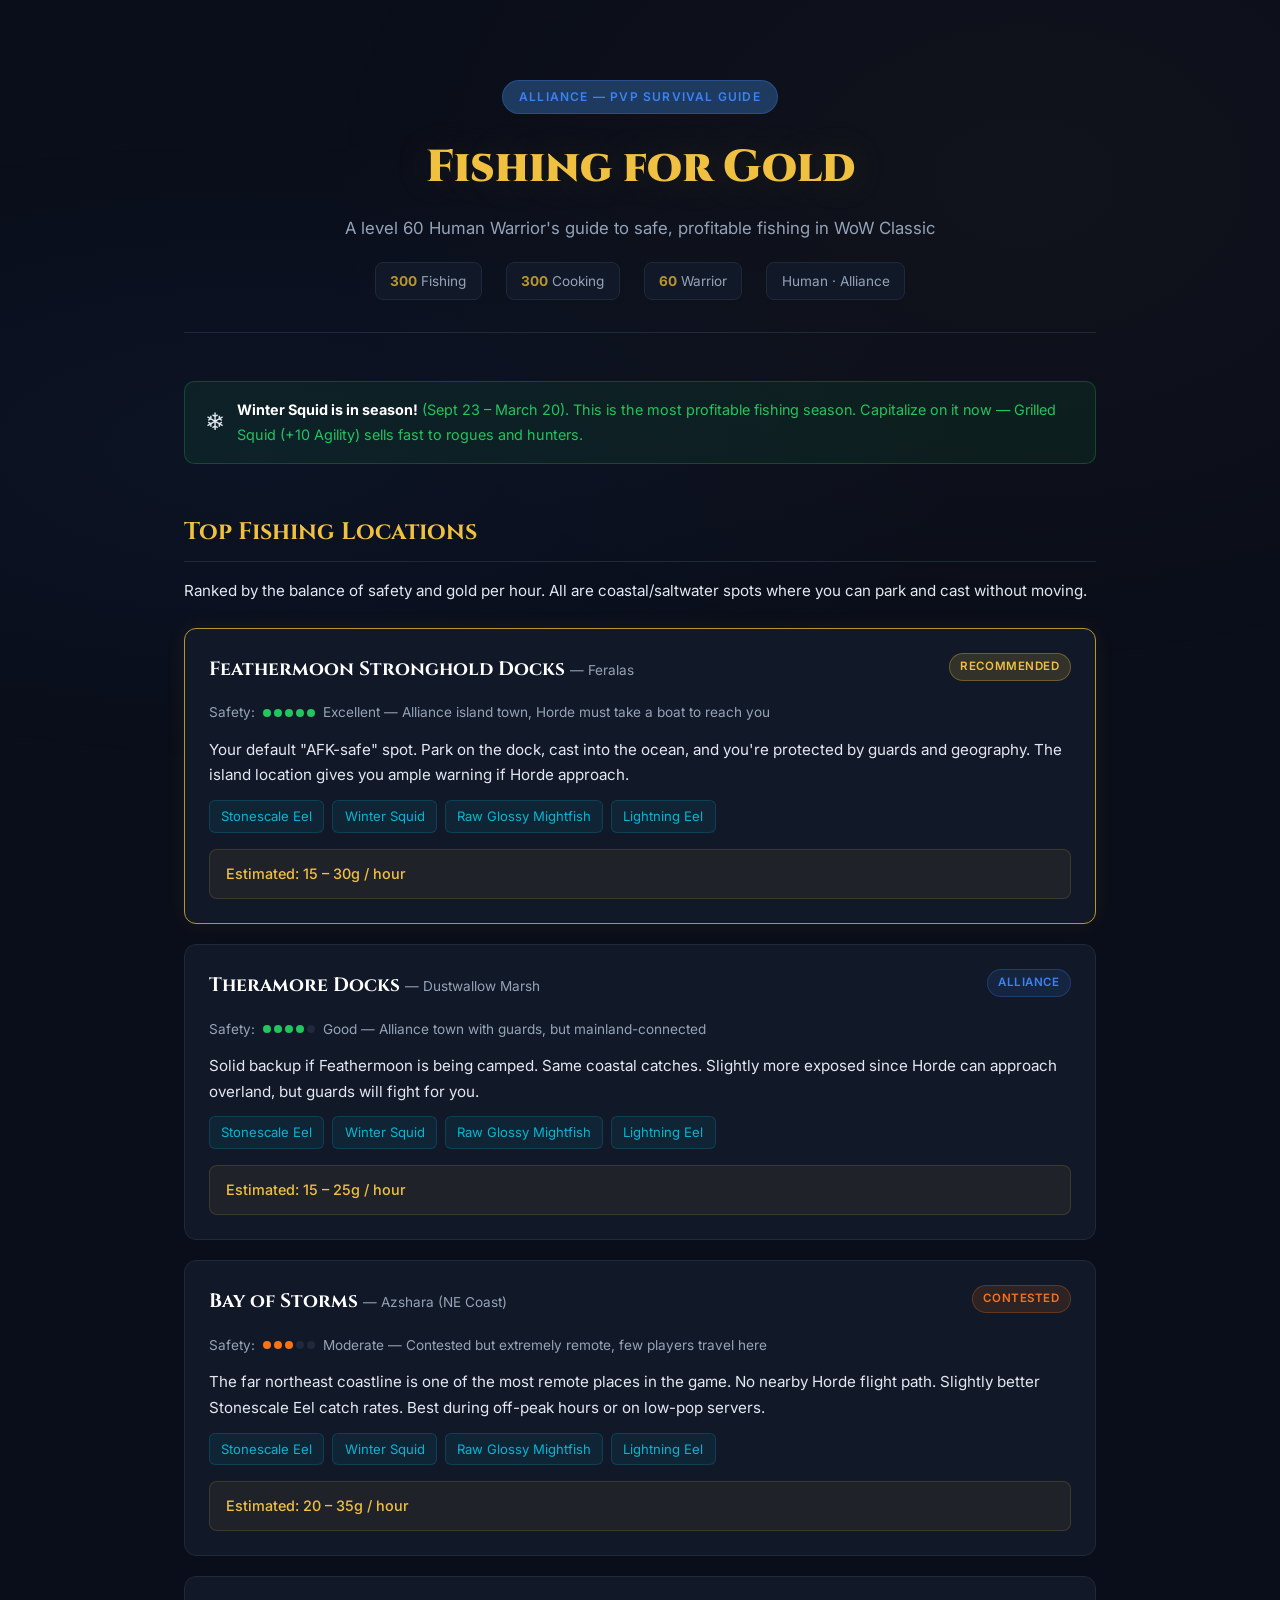
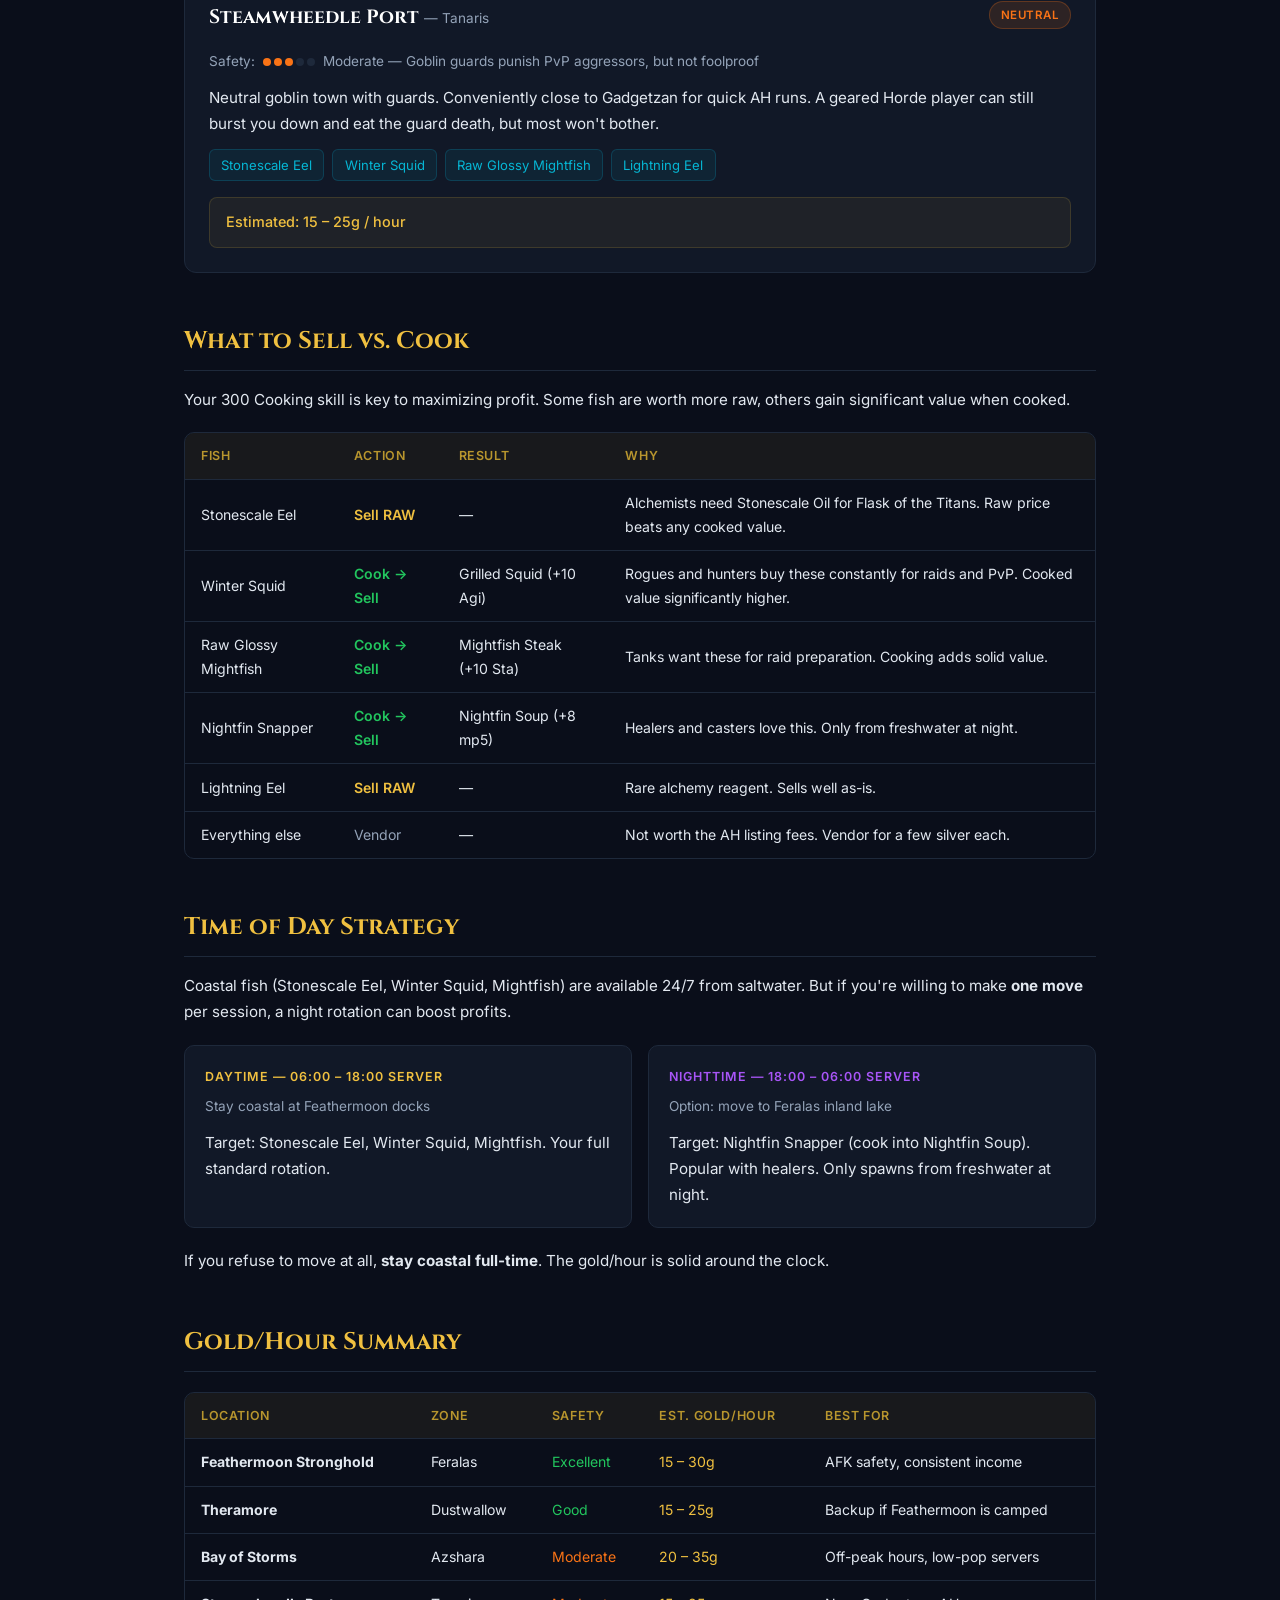
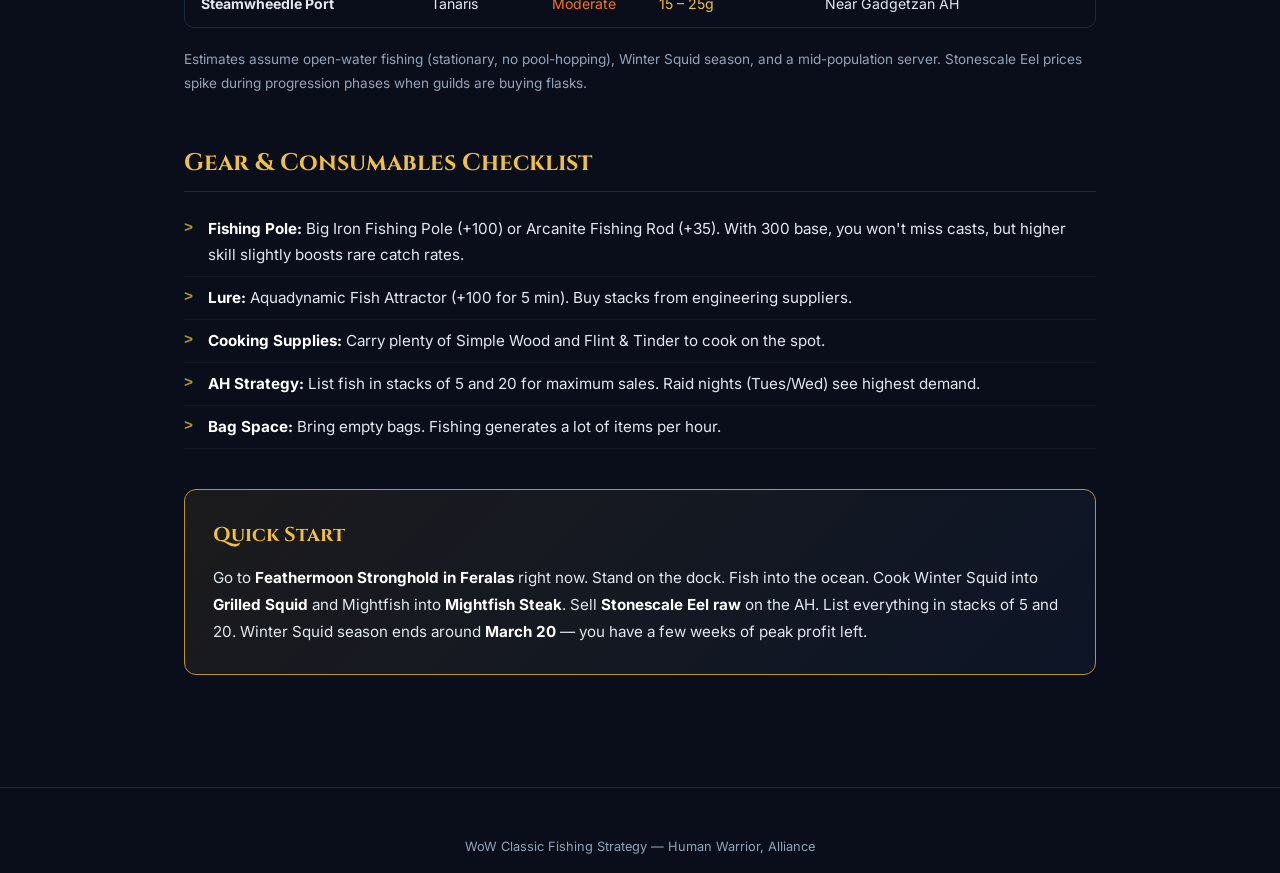
<file: index.html>
<!DOCTYPE html>
<html lang="en">
<head>
  <meta charset="UTF-8">
  <meta name="viewport" content="width=device-width, initial-scale=1.0">
  <title>WoW Classic Fishing Strategy — Level 60 Alliance Warrior</title>
  <style>
    @import url('https://fonts.googleapis.com/css2?family=Cinzel:wght@400;700;900&family=Inter:wght@400;500;600&display=swap');

    * { margin: 0; padding: 0; box-sizing: border-box; }

    :root {
      --gold: #f0c040;
      --gold-dim: #b8962e;
      --gold-glow: #ffd54f;
      --bg-dark: #0a0e1a;
      --bg-card: #111827;
      --bg-card-hover: #1a2332;
      --border: #1e293b;
      --text: #e2e8f0;
      --text-dim: #94a3b8;
      --alliance-blue: #3b82f6;
      --alliance-dark: #1e3a5f;
      --green: #22c55e;
      --red: #ef4444;
      --orange: #f97316;
      --purple: #a855f7;
      --cyan: #06b6d4;
    }

    body {
      background: var(--bg-dark);
      color: var(--text);
      font-family: 'Inter', sans-serif;
      line-height: 1.7;
      min-height: 100vh;
    }

    /* Subtle background texture */
    body::before {
      content: '';
      position: fixed;
      inset: 0;
      background:
        radial-gradient(ellipse at 20% 50%, rgba(59,130,246,0.05) 0%, transparent 50%),
        radial-gradient(ellipse at 80% 20%, rgba(240,192,64,0.03) 0%, transparent 50%);
      pointer-events: none;
      z-index: 0;
    }

    .container {
      max-width: 960px;
      margin: 0 auto;
      padding: 2rem 1.5rem 4rem;
      position: relative;
      z-index: 1;
    }

    /* ── Header ── */
    header {
      text-align: center;
      padding: 3rem 0 2rem;
      border-bottom: 1px solid var(--border);
      margin-bottom: 3rem;
    }

    header .faction-badge {
      display: inline-block;
      background: var(--alliance-dark);
      color: var(--alliance-blue);
      font-size: 0.75rem;
      font-weight: 600;
      letter-spacing: 0.1em;
      text-transform: uppercase;
      padding: 0.35rem 1rem;
      border-radius: 999px;
      border: 1px solid rgba(59,130,246,0.3);
      margin-bottom: 1rem;
    }

    h1 {
      font-family: 'Cinzel', serif;
      font-size: clamp(1.8rem, 5vw, 2.8rem);
      font-weight: 900;
      color: var(--gold);
      text-shadow: 0 0 40px rgba(240,192,64,0.15);
      margin-bottom: 0.5rem;
    }

    header p {
      color: var(--text-dim);
      font-size: 1.05rem;
    }

    header .specs {
      display: flex;
      justify-content: center;
      gap: 1.5rem;
      margin-top: 1.25rem;
      flex-wrap: wrap;
    }

    header .spec {
      background: var(--bg-card);
      border: 1px solid var(--border);
      border-radius: 8px;
      padding: 0.4rem 0.9rem;
      font-size: 0.85rem;
      color: var(--text-dim);
    }

    header .spec strong {
      color: var(--gold-dim);
    }

    /* ── Section headings ── */
    h2 {
      font-family: 'Cinzel', serif;
      font-size: 1.5rem;
      font-weight: 700;
      color: var(--gold);
      margin: 3rem 0 1rem;
      padding-bottom: 0.5rem;
      border-bottom: 1px solid var(--border);
    }

    h3 {
      font-size: 1.15rem;
      font-weight: 600;
      color: #fff;
      margin: 1.5rem 0 0.75rem;
    }

    p, li {
      color: var(--text);
      font-size: 0.95rem;
    }

    /* ── Location Cards ── */
    .location-grid {
      display: grid;
      gap: 1.25rem;
      margin: 1.5rem 0;
    }

    .location-card {
      background: var(--bg-card);
      border: 1px solid var(--border);
      border-radius: 12px;
      padding: 1.5rem;
      transition: border-color 0.2s, background 0.2s;
    }

    .location-card:hover {
      border-color: var(--gold-dim);
      background: var(--bg-card-hover);
    }

    .location-card.recommended {
      border-color: var(--gold-dim);
      box-shadow: 0 0 20px rgba(240,192,64,0.07);
    }

    .location-card .card-header {
      display: flex;
      justify-content: space-between;
      align-items: flex-start;
      gap: 1rem;
      margin-bottom: 1rem;
      flex-wrap: wrap;
    }

    .location-card .card-title {
      font-family: 'Cinzel', serif;
      font-size: 1.2rem;
      font-weight: 700;
      color: #fff;
    }

    .location-card .card-title .zone {
      color: var(--text-dim);
      font-family: 'Inter', sans-serif;
      font-size: 0.85rem;
      font-weight: 400;
    }

    .badge {
      display: inline-block;
      padding: 0.2rem 0.65rem;
      border-radius: 999px;
      font-size: 0.72rem;
      font-weight: 600;
      text-transform: uppercase;
      letter-spacing: 0.05em;
      white-space: nowrap;
    }

    .badge-gold {
      background: rgba(240,192,64,0.15);
      color: var(--gold);
      border: 1px solid rgba(240,192,64,0.3);
    }

    .badge-green {
      background: rgba(34,197,94,0.12);
      color: var(--green);
      border: 1px solid rgba(34,197,94,0.25);
    }

    .badge-orange {
      background: rgba(249,115,22,0.12);
      color: var(--orange);
      border: 1px solid rgba(249,115,22,0.25);
    }

    .badge-blue {
      background: rgba(59,130,246,0.12);
      color: var(--alliance-blue);
      border: 1px solid rgba(59,130,246,0.25);
    }

    .safety-meter {
      display: flex;
      align-items: center;
      gap: 0.5rem;
      margin-bottom: 0.75rem;
      font-size: 0.85rem;
      color: var(--text-dim);
    }

    .safety-dots {
      display: flex;
      gap: 3px;
    }

    .safety-dot {
      width: 8px;
      height: 8px;
      border-radius: 50%;
      background: var(--border);
    }

    .safety-dot.filled-green { background: var(--green); }
    .safety-dot.filled-orange { background: var(--orange); }

    .fish-list {
      list-style: none;
      display: flex;
      flex-wrap: wrap;
      gap: 0.5rem;
      margin: 0.75rem 0;
    }

    .fish-tag {
      background: rgba(6,182,212,0.08);
      border: 1px solid rgba(6,182,212,0.2);
      color: var(--cyan);
      padding: 0.25rem 0.7rem;
      border-radius: 6px;
      font-size: 0.82rem;
    }

    .gold-estimate {
      margin-top: 1rem;
      padding: 0.75rem 1rem;
      background: rgba(240,192,64,0.06);
      border: 1px solid rgba(240,192,64,0.15);
      border-radius: 8px;
      font-size: 0.9rem;
      color: var(--gold);
      font-weight: 500;
    }

    /* ── Tables ── */
    .table-wrap {
      overflow-x: auto;
      margin: 1.25rem 0;
      border-radius: 10px;
      border: 1px solid var(--border);
    }

    table {
      width: 100%;
      border-collapse: collapse;
      font-size: 0.88rem;
    }

    thead {
      background: rgba(240,192,64,0.06);
    }

    th {
      padding: 0.75rem 1rem;
      text-align: left;
      font-weight: 600;
      color: var(--gold-dim);
      font-size: 0.78rem;
      text-transform: uppercase;
      letter-spacing: 0.05em;
      border-bottom: 1px solid var(--border);
    }

    td {
      padding: 0.7rem 1rem;
      border-bottom: 1px solid var(--border);
      color: var(--text);
    }

    tr:last-child td { border-bottom: none; }

    tr:hover td { background: rgba(255,255,255,0.02); }

    td.action-sell { color: var(--gold); font-weight: 600; }
    td.action-cook { color: var(--green); font-weight: 600; }
    td.action-vendor { color: var(--text-dim); }

    /* ── Time Strategy ── */
    .time-blocks {
      display: grid;
      grid-template-columns: 1fr 1fr;
      gap: 1rem;
      margin: 1.25rem 0;
    }

    @media (max-width: 600px) {
      .time-blocks { grid-template-columns: 1fr; }
    }

    .time-block {
      background: var(--bg-card);
      border: 1px solid var(--border);
      border-radius: 10px;
      padding: 1.25rem;
    }

    .time-block .time-label {
      font-size: 0.78rem;
      font-weight: 600;
      text-transform: uppercase;
      letter-spacing: 0.08em;
      margin-bottom: 0.5rem;
    }

    .time-block.day .time-label { color: var(--gold); }
    .time-block.night .time-label { color: var(--purple); }

    .time-block .time-range {
      font-size: 0.85rem;
      color: var(--text-dim);
      margin-bottom: 0.75rem;
    }

    /* ── Checklist ── */
    .checklist {
      list-style: none;
      margin: 1rem 0;
    }

    .checklist li {
      padding: 0.5rem 0;
      padding-left: 1.5rem;
      position: relative;
      border-bottom: 1px solid rgba(255,255,255,0.04);
    }

    .checklist li::before {
      content: '>';
      position: absolute;
      left: 0;
      color: var(--gold-dim);
      font-weight: 700;
      font-family: monospace;
    }

    .checklist li strong { color: #fff; }

    /* ── TLDR Box ── */
    .tldr {
      background: linear-gradient(135deg, rgba(240,192,64,0.08), rgba(59,130,246,0.06));
      border: 1px solid var(--gold-dim);
      border-radius: 12px;
      padding: 1.75rem;
      margin-top: 2.5rem;
    }

    .tldr h2 {
      border: none;
      margin: 0 0 0.75rem;
      padding: 0;
      font-size: 1.25rem;
    }

    .tldr p {
      font-size: 0.95rem;
      line-height: 1.8;
    }

    .tldr strong { color: #fff; }

    /* ── Season Alert ── */
    .season-alert {
      background: rgba(34,197,94,0.08);
      border: 1px solid rgba(34,197,94,0.25);
      border-radius: 10px;
      padding: 1rem 1.25rem;
      margin: 1.5rem 0;
      display: flex;
      align-items: center;
      gap: 0.75rem;
    }

    .season-alert .icon {
      font-size: 1.5rem;
      flex-shrink: 0;
    }

    .season-alert .text {
      font-size: 0.9rem;
      color: var(--green);
    }

    .season-alert .text strong { color: #fff; }

    /* ── Summary Table ── */
    .summary-table td:nth-child(3),
    .summary-table td:nth-child(4) {
      white-space: nowrap;
    }

    /* ── Footer ── */
    footer {
      text-align: center;
      padding: 3rem 0 1rem;
      color: var(--text-dim);
      font-size: 0.8rem;
      border-top: 1px solid var(--border);
      margin-top: 3rem;
    }
  </style>
</head>
<body>

<div class="container">

  <header>
    <div class="faction-badge">Alliance — PvP Survival Guide</div>
    <h1>Fishing for Gold</h1>
    <p>A level 60 Human Warrior's guide to safe, profitable fishing in WoW Classic</p>
    <div class="specs">
      <span class="spec"><strong>300</strong> Fishing</span>
      <span class="spec"><strong>300</strong> Cooking</span>
      <span class="spec"><strong>60</strong> Warrior</span>
      <span class="spec">Human &middot; Alliance</span>
    </div>
  </header>

  <!-- Season Alert -->
  <div class="season-alert">
    <span class="icon">&#10052;</span>
    <div class="text">
      <strong>Winter Squid is in season!</strong> (Sept 23 &ndash; March 20). This is the most profitable fishing season. Capitalize on it now &mdash; Grilled Squid (+10 Agility) sells fast to rogues and hunters.
    </div>
  </div>

  <!-- ════════════════════════════════════════ -->
  <h2>Top Fishing Locations</h2>
  <p>Ranked by the balance of safety and gold per hour. All are coastal/saltwater spots where you can park and cast without moving.</p>

  <div class="location-grid">

    <!-- Location 1 -->
    <div class="location-card recommended">
      <div class="card-header">
        <div>
          <div class="card-title">Feathermoon Stronghold Docks <span class="zone">&mdash; Feralas</span></div>
        </div>
        <span class="badge badge-gold">Recommended</span>
      </div>
      <div class="safety-meter">
        Safety:
        <span class="safety-dots">
          <span class="safety-dot filled-green"></span>
          <span class="safety-dot filled-green"></span>
          <span class="safety-dot filled-green"></span>
          <span class="safety-dot filled-green"></span>
          <span class="safety-dot filled-green"></span>
        </span>
        Excellent &mdash; Alliance island town, Horde must take a boat to reach you
      </div>
      <p>Your default "AFK-safe" spot. Park on the dock, cast into the ocean, and you're protected by guards and geography. The island location gives you ample warning if Horde approach.</p>
      <ul class="fish-list">
        <li class="fish-tag">Stonescale Eel</li>
        <li class="fish-tag">Winter Squid</li>
        <li class="fish-tag">Raw Glossy Mightfish</li>
        <li class="fish-tag">Lightning Eel</li>
      </ul>
      <div class="gold-estimate">Estimated: 15 &ndash; 30g / hour</div>
    </div>

    <!-- Location 2 -->
    <div class="location-card">
      <div class="card-header">
        <div>
          <div class="card-title">Theramore Docks <span class="zone">&mdash; Dustwallow Marsh</span></div>
        </div>
        <span class="badge badge-blue">Alliance</span>
      </div>
      <div class="safety-meter">
        Safety:
        <span class="safety-dots">
          <span class="safety-dot filled-green"></span>
          <span class="safety-dot filled-green"></span>
          <span class="safety-dot filled-green"></span>
          <span class="safety-dot filled-green"></span>
          <span class="safety-dot"></span>
        </span>
        Good &mdash; Alliance town with guards, but mainland-connected
      </div>
      <p>Solid backup if Feathermoon is being camped. Same coastal catches. Slightly more exposed since Horde can approach overland, but guards will fight for you.</p>
      <ul class="fish-list">
        <li class="fish-tag">Stonescale Eel</li>
        <li class="fish-tag">Winter Squid</li>
        <li class="fish-tag">Raw Glossy Mightfish</li>
        <li class="fish-tag">Lightning Eel</li>
      </ul>
      <div class="gold-estimate">Estimated: 15 &ndash; 25g / hour</div>
    </div>

    <!-- Location 3 -->
    <div class="location-card">
      <div class="card-header">
        <div>
          <div class="card-title">Bay of Storms <span class="zone">&mdash; Azshara (NE Coast)</span></div>
        </div>
        <span class="badge badge-orange">Contested</span>
      </div>
      <div class="safety-meter">
        Safety:
        <span class="safety-dots">
          <span class="safety-dot filled-orange"></span>
          <span class="safety-dot filled-orange"></span>
          <span class="safety-dot filled-orange"></span>
          <span class="safety-dot"></span>
          <span class="safety-dot"></span>
        </span>
        Moderate &mdash; Contested but extremely remote, few players travel here
      </div>
      <p>The far northeast coastline is one of the most remote places in the game. No nearby Horde flight path. Slightly better Stonescale Eel catch rates. Best during off-peak hours or on low-pop servers.</p>
      <ul class="fish-list">
        <li class="fish-tag">Stonescale Eel</li>
        <li class="fish-tag">Winter Squid</li>
        <li class="fish-tag">Raw Glossy Mightfish</li>
        <li class="fish-tag">Lightning Eel</li>
      </ul>
      <div class="gold-estimate">Estimated: 20 &ndash; 35g / hour</div>
    </div>

    <!-- Location 4 -->
    <div class="location-card">
      <div class="card-header">
        <div>
          <div class="card-title">Steamwheedle Port <span class="zone">&mdash; Tanaris</span></div>
        </div>
        <span class="badge badge-orange">Neutral</span>
      </div>
      <div class="safety-meter">
        Safety:
        <span class="safety-dots">
          <span class="safety-dot filled-orange"></span>
          <span class="safety-dot filled-orange"></span>
          <span class="safety-dot filled-orange"></span>
          <span class="safety-dot"></span>
          <span class="safety-dot"></span>
        </span>
        Moderate &mdash; Goblin guards punish PvP aggressors, but not foolproof
      </div>
      <p>Neutral goblin town with guards. Conveniently close to Gadgetzan for quick AH runs. A geared Horde player can still burst you down and eat the guard death, but most won't bother.</p>
      <ul class="fish-list">
        <li class="fish-tag">Stonescale Eel</li>
        <li class="fish-tag">Winter Squid</li>
        <li class="fish-tag">Raw Glossy Mightfish</li>
        <li class="fish-tag">Lightning Eel</li>
      </ul>
      <div class="gold-estimate">Estimated: 15 &ndash; 25g / hour</div>
    </div>

  </div>

  <!-- ════════════════════════════════════════ -->
  <h2>What to Sell vs. Cook</h2>
  <p>Your 300 Cooking skill is key to maximizing profit. Some fish are worth more raw, others gain significant value when cooked.</p>

  <div class="table-wrap">
    <table>
      <thead>
        <tr>
          <th>Fish</th>
          <th>Action</th>
          <th>Result</th>
          <th>Why</th>
        </tr>
      </thead>
      <tbody>
        <tr>
          <td>Stonescale Eel</td>
          <td class="action-sell">Sell RAW</td>
          <td>&mdash;</td>
          <td>Alchemists need Stonescale Oil for Flask of the Titans. Raw price beats any cooked value.</td>
        </tr>
        <tr>
          <td>Winter Squid</td>
          <td class="action-cook">Cook &rarr; Sell</td>
          <td>Grilled Squid (+10 Agi)</td>
          <td>Rogues and hunters buy these constantly for raids and PvP. Cooked value significantly higher.</td>
        </tr>
        <tr>
          <td>Raw Glossy Mightfish</td>
          <td class="action-cook">Cook &rarr; Sell</td>
          <td>Mightfish Steak (+10 Sta)</td>
          <td>Tanks want these for raid preparation. Cooking adds solid value.</td>
        </tr>
        <tr>
          <td>Nightfin Snapper</td>
          <td class="action-cook">Cook &rarr; Sell</td>
          <td>Nightfin Soup (+8 mp5)</td>
          <td>Healers and casters love this. Only from freshwater at night.</td>
        </tr>
        <tr>
          <td>Lightning Eel</td>
          <td class="action-sell">Sell RAW</td>
          <td>&mdash;</td>
          <td>Rare alchemy reagent. Sells well as-is.</td>
        </tr>
        <tr>
          <td>Everything else</td>
          <td class="action-vendor">Vendor</td>
          <td>&mdash;</td>
          <td>Not worth the AH listing fees. Vendor for a few silver each.</td>
        </tr>
      </tbody>
    </table>
  </div>

  <!-- ════════════════════════════════════════ -->
  <h2>Time of Day Strategy</h2>
  <p>Coastal fish (Stonescale Eel, Winter Squid, Mightfish) are available 24/7 from saltwater. But if you're willing to make <strong>one move</strong> per session, a night rotation can boost profits.</p>

  <div class="time-blocks">
    <div class="time-block day">
      <div class="time-label">Daytime &mdash; 06:00 &ndash; 18:00 Server</div>
      <div class="time-range">Stay coastal at Feathermoon docks</div>
      <p>Target: Stonescale Eel, Winter Squid, Mightfish. Your full standard rotation.</p>
    </div>
    <div class="time-block night">
      <div class="time-label">Nighttime &mdash; 18:00 &ndash; 06:00 Server</div>
      <div class="time-range">Option: move to Feralas inland lake</div>
      <p>Target: Nightfin Snapper (cook into Nightfin Soup). Popular with healers. Only spawns from freshwater at night.</p>
    </div>
  </div>
  <p>If you refuse to move at all, <strong>stay coastal full-time</strong>. The gold/hour is solid around the clock.</p>

  <!-- ════════════════════════════════════════ -->
  <h2>Gold/Hour Summary</h2>

  <div class="table-wrap">
    <table class="summary-table">
      <thead>
        <tr>
          <th>Location</th>
          <th>Zone</th>
          <th>Safety</th>
          <th>Est. Gold/Hour</th>
          <th>Best For</th>
        </tr>
      </thead>
      <tbody>
        <tr>
          <td><strong>Feathermoon Stronghold</strong></td>
          <td>Feralas</td>
          <td style="color: var(--green)">Excellent</td>
          <td style="color: var(--gold)">15 &ndash; 30g</td>
          <td>AFK safety, consistent income</td>
        </tr>
        <tr>
          <td><strong>Theramore</strong></td>
          <td>Dustwallow</td>
          <td style="color: var(--green)">Good</td>
          <td style="color: var(--gold)">15 &ndash; 25g</td>
          <td>Backup if Feathermoon is camped</td>
        </tr>
        <tr>
          <td><strong>Bay of Storms</strong></td>
          <td>Azshara</td>
          <td style="color: var(--orange)">Moderate</td>
          <td style="color: var(--gold)">20 &ndash; 35g</td>
          <td>Off-peak hours, low-pop servers</td>
        </tr>
        <tr>
          <td><strong>Steamwheedle Port</strong></td>
          <td>Tanaris</td>
          <td style="color: var(--orange)">Moderate</td>
          <td style="color: var(--gold)">15 &ndash; 25g</td>
          <td>Near Gadgetzan AH</td>
        </tr>
      </tbody>
    </table>
  </div>
  <p style="color: var(--text-dim); font-size: 0.85rem; margin-top: 0.5rem;">
    Estimates assume open-water fishing (stationary, no pool-hopping), Winter Squid season, and a mid-population server. Stonescale Eel prices spike during progression phases when guilds are buying flasks.
  </p>

  <!-- ════════════════════════════════════════ -->
  <h2>Gear &amp; Consumables Checklist</h2>

  <ul class="checklist">
    <li><strong>Fishing Pole:</strong> Big Iron Fishing Pole (+100) or Arcanite Fishing Rod (+35). With 300 base, you won't miss casts, but higher skill slightly boosts rare catch rates.</li>
    <li><strong>Lure:</strong> Aquadynamic Fish Attractor (+100 for 5 min). Buy stacks from engineering suppliers.</li>
    <li><strong>Cooking Supplies:</strong> Carry plenty of Simple Wood and Flint &amp; Tinder to cook on the spot.</li>
    <li><strong>AH Strategy:</strong> List fish in stacks of 5 and 20 for maximum sales. Raid nights (Tues/Wed) see highest demand.</li>
    <li><strong>Bag Space:</strong> Bring empty bags. Fishing generates a lot of items per hour.</li>
  </ul>

  <!-- ════════════════════════════════════════ -->
  <div class="tldr">
    <h2>Quick Start</h2>
    <p>
      Go to <strong>Feathermoon Stronghold in Feralas</strong> right now. Stand on the dock. Fish into the ocean.
      Cook Winter Squid into <strong>Grilled Squid</strong> and Mightfish into <strong>Mightfish Steak</strong>.
      Sell <strong>Stonescale Eel raw</strong> on the AH. List everything in stacks of 5 and 20.
      Winter Squid season ends around <strong>March 20</strong> &mdash; you have a few weeks of peak profit left.
    </p>
  </div>

</div>

<footer>
  WoW Classic Fishing Strategy &mdash; Human Warrior, Alliance
</footer>

</body>
</html>
</file>
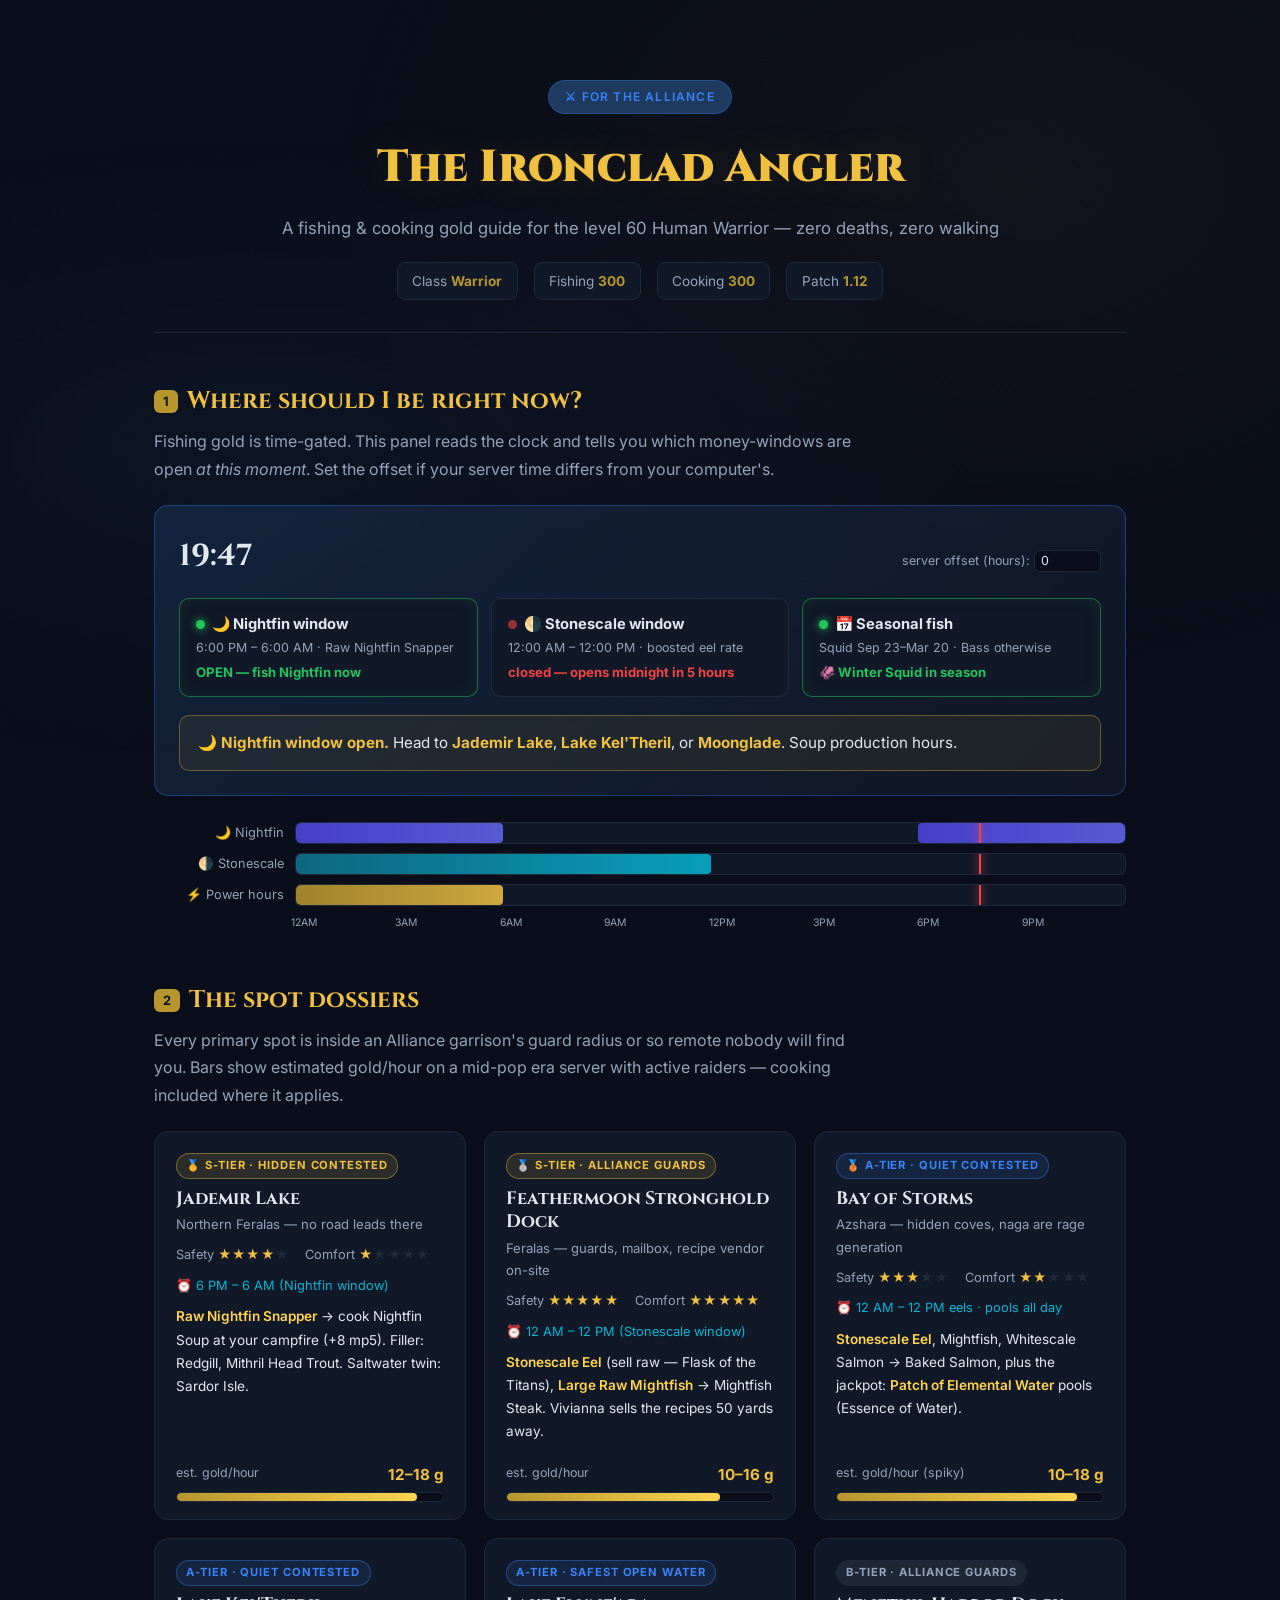
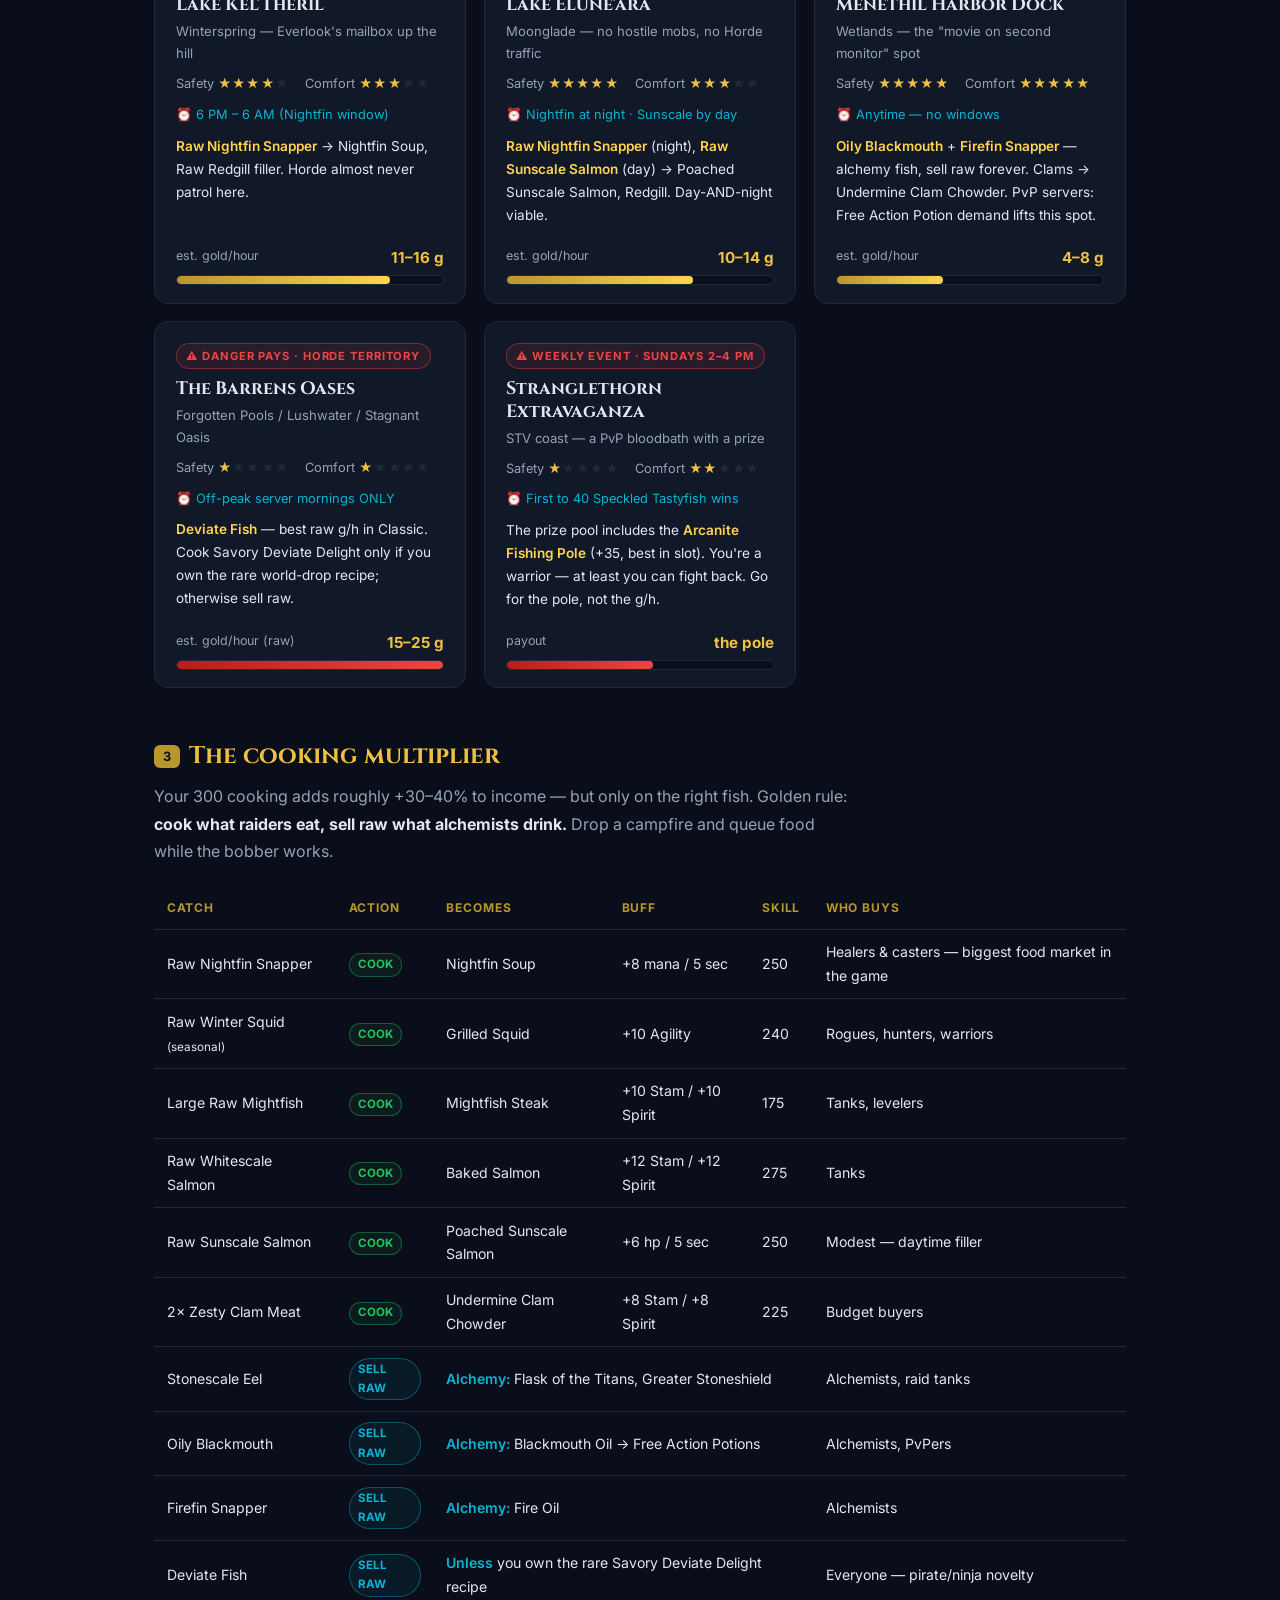
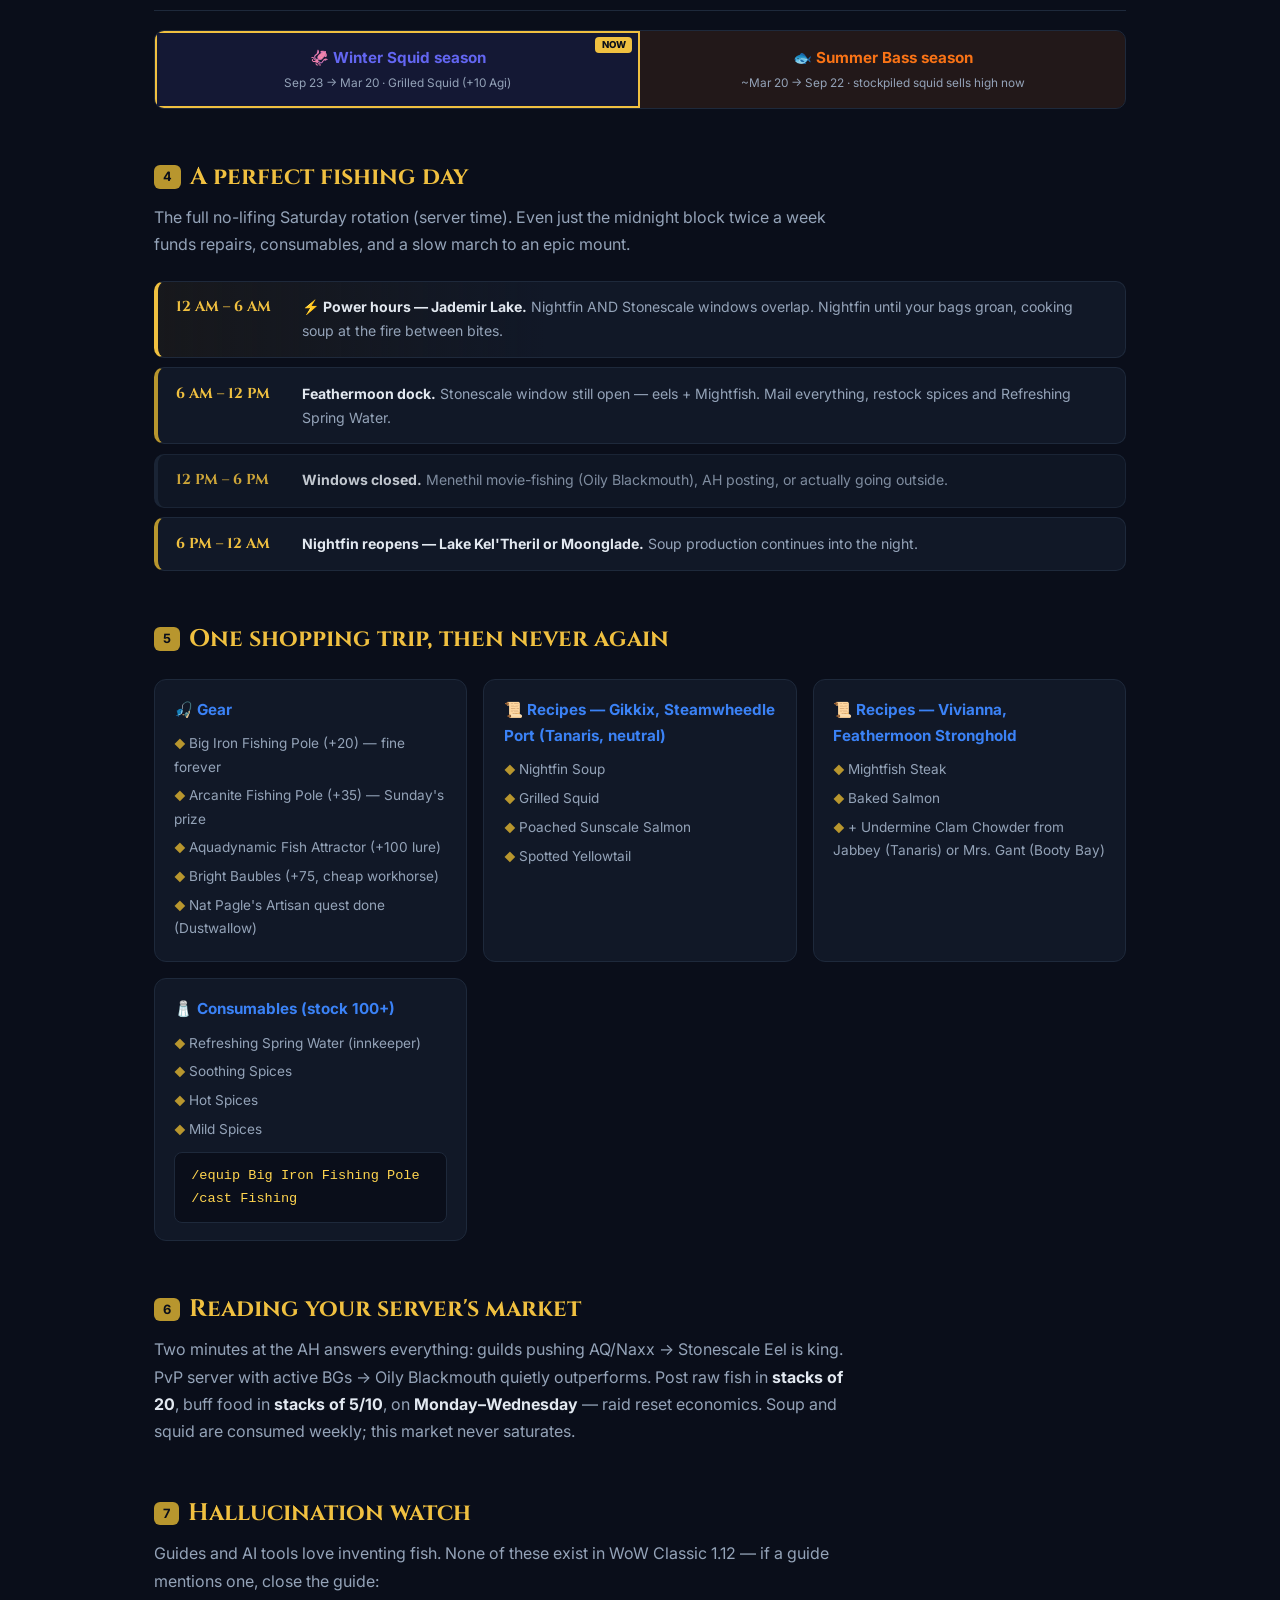
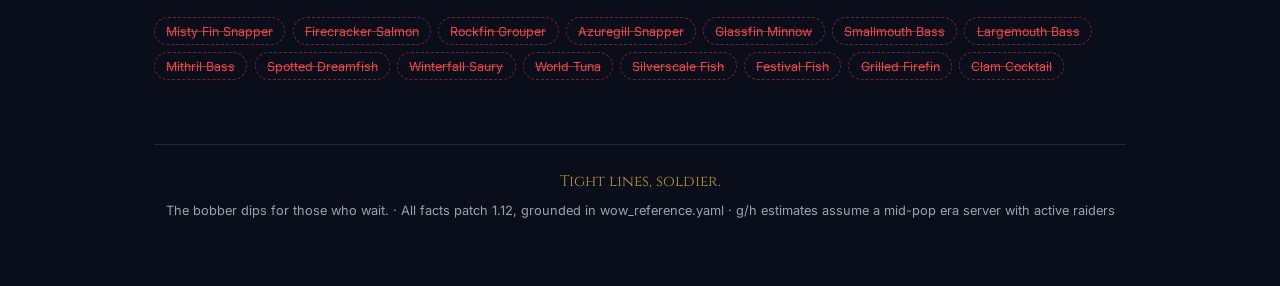
<file: fishing-guide/guide.html>
<!DOCTYPE html>
<html lang="en">
<head>
  <meta charset="UTF-8">
  <meta name="viewport" content="width=device-width, initial-scale=1.0">
  <title>The Ironclad Angler — WoW Classic Fishing Gold Guide</title>
  <style>
    @import url('https://fonts.googleapis.com/css2?family=Cinzel:wght@400;700;900&family=Inter:wght@400;500;600;700&display=swap');

    * { margin: 0; padding: 0; box-sizing: border-box; }

    :root {
      --gold: #f0c040;
      --gold-dim: #b8962e;
      --gold-glow: #ffd54f;
      --bg-dark: #0a0e1a;
      --bg-card: #111827;
      --bg-card-hover: #1a2332;
      --border: #1e293b;
      --text: #e2e8f0;
      --text-dim: #94a3b8;
      --alliance-blue: #3b82f6;
      --alliance-dark: #1e3a5f;
      --green: #22c55e;
      --red: #ef4444;
      --orange: #f97316;
      --purple: #a855f7;
      --cyan: #06b6d4;
      --night: #6366f1;
    }

    body {
      background: var(--bg-dark);
      color: var(--text);
      font-family: 'Inter', sans-serif;
      line-height: 1.7;
      min-height: 100vh;
    }

    body::before {
      content: '';
      position: fixed;
      inset: 0;
      background:
        radial-gradient(ellipse at 20% 50%, rgba(59,130,246,0.05) 0%, transparent 50%),
        radial-gradient(ellipse at 80% 20%, rgba(240,192,64,0.03) 0%, transparent 50%);
      pointer-events: none;
      z-index: 0;
    }

    .container {
      max-width: 1020px;
      margin: 0 auto;
      padding: 2rem 1.5rem 4rem;
      position: relative;
      z-index: 1;
    }

    /* ── Header ── */
    header {
      text-align: center;
      padding: 3rem 0 2rem;
      border-bottom: 1px solid var(--border);
      margin-bottom: 2.5rem;
    }

    .faction-badge {
      display: inline-block;
      background: var(--alliance-dark);
      color: var(--alliance-blue);
      font-size: 0.75rem;
      font-weight: 600;
      letter-spacing: 0.1em;
      text-transform: uppercase;
      padding: 0.35rem 1rem;
      border-radius: 999px;
      border: 1px solid rgba(59,130,246,0.3);
      margin-bottom: 1rem;
    }

    h1 {
      font-family: 'Cinzel', serif;
      font-size: clamp(1.8rem, 5vw, 2.8rem);
      font-weight: 900;
      color: var(--gold);
      text-shadow: 0 0 40px rgba(240,192,64,0.15);
      margin-bottom: 0.5rem;
    }

    header p.sub { color: var(--text-dim); font-size: 1.05rem; }

    .specs { display: flex; justify-content: center; gap: 1rem; margin-top: 1.25rem; flex-wrap: wrap; }
    .spec {
      background: var(--bg-card);
      border: 1px solid var(--border);
      border-radius: 8px;
      padding: 0.4rem 0.9rem;
      font-size: 0.85rem;
      color: var(--text-dim);
    }
    .spec strong { color: var(--gold-dim); }

    h2 {
      font-family: 'Cinzel', serif;
      font-size: 1.5rem;
      font-weight: 700;
      color: var(--gold);
      margin: 3rem 0 0.4rem;
      display: flex;
      align-items: center;
      gap: 0.6rem;
    }
    h2 .nr {
      font-size: 0.8rem;
      color: var(--bg-dark);
      background: var(--gold-dim);
      border-radius: 6px;
      padding: 0.05rem 0.55rem;
      font-family: 'Inter', sans-serif;
      font-weight: 700;
    }
    .lede { color: var(--text-dim); margin-bottom: 1.4rem; max-width: 70ch; }

    /* ── Live status widget ── */
    .live-box {
      background: linear-gradient(135deg, rgba(30,58,95,0.45), rgba(17,24,39,0.9));
      border: 1px solid rgba(59,130,246,0.35);
      border-radius: 14px;
      padding: 1.5rem;
      margin-top: 1rem;
    }
    .live-head {
      display: flex; justify-content: space-between; align-items: baseline;
      flex-wrap: wrap; gap: 0.5rem; margin-bottom: 1rem;
    }
    .live-head .clock {
      font-family: 'Cinzel', serif; font-size: 1.9rem; font-weight: 700; color: var(--text);
    }
    .live-head .tz { font-size: 0.78rem; color: var(--text-dim); }
    .live-head .tz input {
      width: 4.2rem; background: var(--bg-dark); color: var(--text);
      border: 1px solid var(--border); border-radius: 6px; padding: 0.15rem 0.4rem;
      font-family: inherit; font-size: 0.78rem;
    }
    .windows { display: grid; grid-template-columns: repeat(auto-fit, minmax(210px, 1fr)); gap: 0.8rem; }
    .window-pill {
      border-radius: 10px; padding: 0.8rem 1rem; border: 1px solid var(--border);
      background: var(--bg-card);
    }
    .window-pill .wname { font-weight: 700; font-size: 0.92rem; display: flex; align-items: center; gap: 0.45rem; }
    .window-pill .wtime { font-size: 0.78rem; color: var(--text-dim); }
    .window-pill .wstate { font-size: 0.82rem; font-weight: 700; margin-top: 0.2rem; }
    .window-pill.open { border-color: rgba(34,197,94,0.5); box-shadow: 0 0 18px rgba(34,197,94,0.07) inset; }
    .window-pill.open .wstate { color: var(--green); }
    .window-pill.closed .wstate { color: var(--red); }
    .dot { width: 9px; height: 9px; border-radius: 50%; display: inline-block; }
    .dot.on { background: var(--green); box-shadow: 0 0 8px var(--green); }
    .dot.off { background: var(--red); opacity: 0.6; }

    .go-now {
      margin-top: 1.1rem; padding: 0.9rem 1.1rem; border-radius: 10px;
      background: rgba(240,192,64,0.07); border: 1px solid rgba(240,192,64,0.35);
      font-size: 0.95rem;
    }
    .go-now strong { color: var(--gold); }

    /* ── 24h timeline ── */
    .timeline { margin-top: 1.6rem; }
    .tl-row { display: flex; align-items: center; gap: 0.7rem; margin-bottom: 0.55rem; }
    .tl-label { width: 130px; flex-shrink: 0; font-size: 0.8rem; color: var(--text-dim); text-align: right; }
    .tl-track {
      flex: 1; height: 22px; background: var(--bg-card); border: 1px solid var(--border);
      border-radius: 6px; position: relative; overflow: hidden;
    }
    .tl-seg { position: absolute; top: 0; bottom: 0; border-radius: 4px; opacity: 0.85; }
    .tl-seg.nightfin { background: linear-gradient(90deg, #4f46e5, #6366f1); }
    .tl-seg.stonescale { background: linear-gradient(90deg, #0e7490, #06b6d4); }
    .tl-seg.power { background: linear-gradient(90deg, #b8962e, #f0c040); }
    .tl-hours { display: flex; margin-left: 137px; font-size: 0.65rem; color: var(--text-dim); }
    .tl-hours span { flex: 1; text-align: left; }
    .now-line {
      position: absolute; top: -3px; bottom: -3px; width: 2px;
      background: var(--red); box-shadow: 0 0 8px var(--red); z-index: 2;
    }

    /* ── Spot cards ── */
    .cards { display: grid; grid-template-columns: repeat(auto-fit, minmax(300px, 1fr)); gap: 1.1rem; margin-top: 1.4rem; }
    .card {
      background: var(--bg-card); border: 1px solid var(--border); border-radius: 14px;
      padding: 1.3rem 1.3rem 1.1rem; transition: transform .15s ease, border-color .15s ease;
      display: flex; flex-direction: column; gap: 0.55rem;
    }
    .card:hover { transform: translateY(-3px); border-color: var(--gold-dim); background: var(--bg-card-hover); }
    .card .rank {
      font-size: 0.7rem; letter-spacing: 0.08em; text-transform: uppercase; font-weight: 700;
      display: inline-block; padding: 0.15rem 0.6rem; border-radius: 999px; width: fit-content;
    }
    .rank.s { background: rgba(240,192,64,0.12); color: var(--gold); border: 1px solid rgba(240,192,64,0.4); }
    .rank.a { background: rgba(59,130,246,0.12); color: var(--alliance-blue); border: 1px solid rgba(59,130,246,0.4); }
    .rank.b { background: rgba(148,163,184,0.1); color: var(--text-dim); border: 1px solid var(--border); }
    .rank.danger { background: rgba(239,68,68,0.1); color: var(--red); border: 1px solid rgba(239,68,68,0.4); }
    .card h3 { font-family: 'Cinzel', serif; color: var(--text); font-size: 1.12rem; line-height: 1.3; }
    .card .zone { color: var(--text-dim); font-size: 0.82rem; margin-top: -0.4rem; }
    .meta { display: flex; gap: 1rem; font-size: 0.8rem; color: var(--text-dim); flex-wrap: wrap; }
    .stars { color: var(--gold); letter-spacing: 0.1em; }
    .stars .empty { color: var(--border); }
    .card .fish-list { font-size: 0.85rem; color: var(--text); }
    .card .fish-list em { color: var(--gold-glow); font-style: normal; font-weight: 600; }
    .card .when { font-size: 0.8rem; color: var(--cyan); }
    .ghbar { margin-top: auto; padding-top: 0.6rem; }
    .ghbar .gh-nums { display: flex; justify-content: space-between; font-size: 0.78rem; color: var(--text-dim); margin-bottom: 0.25rem; }
    .ghbar .gh-nums b { color: var(--gold); font-size: 0.95rem; }
    .gh-track { height: 10px; background: var(--bg-dark); border: 1px solid var(--border); border-radius: 999px; overflow: hidden; }
    .gh-fill { height: 100%; border-radius: 999px; background: linear-gradient(90deg, var(--gold-dim), var(--gold-glow)); }
    .gh-fill.risk { background: linear-gradient(90deg, #b91c1c, var(--red)); }

    /* ── Cook table ── */
    table { width: 100%; border-collapse: collapse; margin-top: 1.2rem; font-size: 0.88rem; }
    th, td { padding: 0.65rem 0.8rem; text-align: left; border-bottom: 1px solid var(--border); }
    th { color: var(--gold-dim); font-size: 0.75rem; text-transform: uppercase; letter-spacing: 0.07em; }
    td .buff { color: var(--green); font-weight: 600; }
    td .raw-tag { color: var(--cyan); font-weight: 600; }
    tr:hover td { background: rgba(255,255,255,0.015); }
    .pill {
      display: inline-block; font-size: 0.72rem; font-weight: 700; padding: 0.05rem 0.5rem;
      border-radius: 999px; border: 1px solid;
    }
    .pill.cook { color: var(--green); border-color: rgba(34,197,94,0.4); background: rgba(34,197,94,0.07); }
    .pill.raw { color: var(--cyan); border-color: rgba(6,182,212,0.4); background: rgba(6,182,212,0.07); }

    /* ── Season strip ── */
    .season-strip { display: flex; border-radius: 10px; overflow: hidden; border: 1px solid var(--border); margin-top: 1.2rem; }
    .season {
      flex: 1; padding: 0.9rem 0.6rem; text-align: center; font-size: 0.82rem;
    }
    .season.winter { background: rgba(99,102,241,0.12); }
    .season.summer { background: rgba(249,115,22,0.10); }
    .season b { display: block; font-size: 0.95rem; }
    .season.winter b { color: var(--night); }
    .season.summer b { color: var(--orange); }
    .season .dates { color: var(--text-dim); font-size: 0.74rem; }
    .season.active { outline: 2px solid var(--gold); outline-offset: -2px; position: relative; }
    .season.active::after {
      content: 'NOW'; position: absolute; top: 6px; right: 8px; font-size: 0.6rem; font-weight: 800;
      color: var(--bg-dark); background: var(--gold); padding: 0 0.4rem; border-radius: 4px;
    }

    /* ── Rotation ── */
    .rotation { margin-top: 1.4rem; display: flex; flex-direction: column; gap: 0.6rem; }
    .rot-block {
      display: flex; gap: 1rem; align-items: flex-start; background: var(--bg-card);
      border: 1px solid var(--border); border-left: 4px solid var(--gold-dim);
      border-radius: 10px; padding: 0.85rem 1.1rem;
    }
    .rot-block.power-b { border-left-color: var(--gold); background: linear-gradient(90deg, rgba(240,192,64,0.06), var(--bg-card) 40%); }
    .rot-block.off { border-left-color: var(--border); opacity: 0.85; }
    .rot-time { font-family: 'Cinzel', serif; font-weight: 700; color: var(--gold); width: 110px; flex-shrink: 0; font-size: 0.9rem; }
    .rot-what b { color: var(--text); }
    .rot-what { font-size: 0.88rem; color: var(--text-dim); }

    /* ── Shopping ── */
    .shop-grid { display: grid; grid-template-columns: repeat(auto-fit, minmax(280px, 1fr)); gap: 1rem; margin-top: 1.2rem; }
    .shop-card { background: var(--bg-card); border: 1px solid var(--border); border-radius: 12px; padding: 1.1rem 1.2rem; }
    .shop-card h4 { color: var(--alliance-blue); font-size: 0.95rem; margin-bottom: 0.4rem; }
    .shop-card ul { list-style: none; font-size: 0.85rem; color: var(--text-dim); }
    .shop-card li { padding: 0.18rem 0; }
    .shop-card li::before { content: '◆ '; color: var(--gold-dim); font-size: 0.7rem; }
    .macro {
      background: var(--bg-dark); border: 1px solid var(--border); border-radius: 8px;
      font-family: monospace; font-size: 0.85rem; color: var(--gold-glow);
      padding: 0.7rem 1rem; margin-top: 0.5rem; white-space: pre;
    }

    /* ── Hallucination watch ── */
    .fake-fish { display: flex; flex-wrap: wrap; gap: 0.45rem; margin-top: 1rem; }
    .fake {
      font-size: 0.78rem; color: var(--red); border: 1px dashed rgba(239,68,68,0.45);
      border-radius: 999px; padding: 0.15rem 0.7rem; text-decoration: line-through;
      text-decoration-color: rgba(239,68,68,0.6);
    }

    footer {
      margin-top: 4rem; padding-top: 1.5rem; border-top: 1px solid var(--border);
      text-align: center; color: var(--text-dim); font-size: 0.8rem;
    }
    footer .sig { font-family: 'Cinzel', serif; color: var(--gold-dim); font-size: 0.95rem; margin-bottom: 0.3rem; }

    @media (max-width: 640px) {
      .tl-label { width: 84px; font-size: 0.68rem; }
      .tl-hours { margin-left: 91px; }
      .rot-time { width: 88px; }
    }
  </style>
</head>
<body>
<div class="container">

  <header>
    <div class="faction-badge">⚔ For the Alliance</div>
    <h1>The Ironclad Angler</h1>
    <p class="sub">A fishing &amp; cooking gold guide for the level 60 Human Warrior — zero deaths, zero walking</p>
    <div class="specs">
      <span class="spec">Class <strong>Warrior</strong></span>
      <span class="spec">Fishing <strong>300</strong></span>
      <span class="spec">Cooking <strong>300</strong></span>
      <span class="spec">Patch <strong>1.12</strong></span>
    </div>
  </header>

  <!-- ── LIVE STATUS ── -->
  <h2><span class="nr">1</span> Where should I be right now?</h2>
  <p class="lede">Fishing gold is time-gated. This panel reads the clock and tells you which money-windows are open <em>at this moment</em>. Set the offset if your server time differs from your computer's.</p>

  <div class="live-box">
    <div class="live-head">
      <div class="clock" id="clock">--:--</div>
      <div class="tz">server offset (hours): <input type="number" id="offset" value="0" step="1" min="-23" max="23"></div>
    </div>
    <div class="windows">
      <div class="window-pill" id="w-nightfin">
        <div class="wname"><span class="dot"></span> 🌙 Nightfin window</div>
        <div class="wtime">6:00 PM – 6:00 AM · Raw Nightfin Snapper</div>
        <div class="wstate">—</div>
      </div>
      <div class="window-pill" id="w-stonescale">
        <div class="wname"><span class="dot"></span> 🌗 Stonescale window</div>
        <div class="wtime">12:00 AM – 12:00 PM · boosted eel rate</div>
        <div class="wstate">—</div>
      </div>
      <div class="window-pill" id="w-season">
        <div class="wname"><span class="dot"></span> 📅 Seasonal fish</div>
        <div class="wtime">Squid Sep 23–Mar 20 · Bass otherwise</div>
        <div class="wstate">—</div>
      </div>
    </div>
    <div class="go-now" id="go-now">…</div>
  </div>

  <div class="timeline">
    <div class="tl-row">
      <div class="tl-label">🌙 Nightfin</div>
      <div class="tl-track" id="track-n">
        <div class="tl-seg nightfin" style="left:0%; width:25%"></div>
        <div class="tl-seg nightfin" style="left:75%; width:25%"></div>
      </div>
    </div>
    <div class="tl-row">
      <div class="tl-label">🌗 Stonescale</div>
      <div class="tl-track" id="track-s">
        <div class="tl-seg stonescale" style="left:0%; width:50%"></div>
      </div>
    </div>
    <div class="tl-row">
      <div class="tl-label">⚡ Power hours</div>
      <div class="tl-track" id="track-p">
        <div class="tl-seg power" style="left:0%; width:25%"></div>
      </div>
    </div>
    <div class="tl-hours">
      <span>12AM</span><span>3AM</span><span>6AM</span><span>9AM</span>
      <span>12PM</span><span>3PM</span><span>6PM</span><span>9PM</span>
    </div>
  </div>

  <!-- ── SPOTS ── -->
  <h2><span class="nr">2</span> The spot dossiers</h2>
  <p class="lede">Every primary spot is inside an Alliance garrison's guard radius or so remote nobody will find you. Bars show estimated gold/hour on a mid-pop era server with active raiders — cooking included where it applies.</p>

  <div class="cards">

    <div class="card">
      <span class="rank s">🥇 S-tier · hidden contested</span>
      <h3>Jademir Lake</h3>
      <div class="zone">Northern Feralas — no road leads there</div>
      <div class="meta">
        <span>Safety <span class="stars">★★★★<span class="empty">★</span></span></span>
        <span>Comfort <span class="stars">★<span class="empty">★★★★</span></span></span>
      </div>
      <div class="when">⏰ 6 PM – 6 AM (Nightfin window)</div>
      <div class="fish-list"><em>Raw Nightfin Snapper</em> → cook Nightfin Soup at your campfire (+8 mp5). Filler: Redgill, Mithril Head Trout. Saltwater twin: Sardor Isle.</div>
      <div class="ghbar">
        <div class="gh-nums"><span>est. gold/hour</span><b>12–18 g</b></div>
        <div class="gh-track"><div class="gh-fill" style="width:90%"></div></div>
      </div>
    </div>

    <div class="card">
      <span class="rank s">🥈 S-tier · Alliance guards</span>
      <h3>Feathermoon Stronghold Dock</h3>
      <div class="zone">Feralas — guards, mailbox, recipe vendor on-site</div>
      <div class="meta">
        <span>Safety <span class="stars">★★★★★</span></span>
        <span>Comfort <span class="stars">★★★★★</span></span>
      </div>
      <div class="when">⏰ 12 AM – 12 PM (Stonescale window)</div>
      <div class="fish-list"><em>Stonescale Eel</em> (sell raw — Flask of the Titans), <em>Large Raw Mightfish</em> → Mightfish Steak. Vivianna sells the recipes 50 yards away.</div>
      <div class="ghbar">
        <div class="gh-nums"><span>est. gold/hour</span><b>10–16 g</b></div>
        <div class="gh-track"><div class="gh-fill" style="width:80%"></div></div>
      </div>
    </div>

    <div class="card">
      <span class="rank a">🥉 A-tier · quiet contested</span>
      <h3>Bay of Storms</h3>
      <div class="zone">Azshara — hidden coves, naga are rage generation</div>
      <div class="meta">
        <span>Safety <span class="stars">★★★<span class="empty">★★</span></span></span>
        <span>Comfort <span class="stars">★★<span class="empty">★★★</span></span></span>
      </div>
      <div class="when">⏰ 12 AM – 12 PM eels · pools all day</div>
      <div class="fish-list"><em>Stonescale Eel</em>, Mightfish, Whitescale Salmon → Baked Salmon, plus the jackpot: <em>Patch of Elemental Water</em> pools (Essence of Water).</div>
      <div class="ghbar">
        <div class="gh-nums"><span>est. gold/hour (spiky)</span><b>10–18 g</b></div>
        <div class="gh-track"><div class="gh-fill" style="width:90%"></div></div>
      </div>
    </div>

    <div class="card">
      <span class="rank a">A-tier · quiet contested</span>
      <h3>Lake Kel'Theril</h3>
      <div class="zone">Winterspring — Everlook's mailbox up the hill</div>
      <div class="meta">
        <span>Safety <span class="stars">★★★★<span class="empty">★</span></span></span>
        <span>Comfort <span class="stars">★★★<span class="empty">★★</span></span></span>
      </div>
      <div class="when">⏰ 6 PM – 6 AM (Nightfin window)</div>
      <div class="fish-list"><em>Raw Nightfin Snapper</em> → Nightfin Soup, Raw Redgill filler. Horde almost never patrol here.</div>
      <div class="ghbar">
        <div class="gh-nums"><span>est. gold/hour</span><b>11–16 g</b></div>
        <div class="gh-track"><div class="gh-fill" style="width:80%"></div></div>
      </div>
    </div>

    <div class="card">
      <span class="rank a">A-tier · safest open water</span>
      <h3>Lake Elune'ara</h3>
      <div class="zone">Moonglade — no hostile mobs, no Horde traffic</div>
      <div class="meta">
        <span>Safety <span class="stars">★★★★★</span></span>
        <span>Comfort <span class="stars">★★★<span class="empty">★★</span></span></span>
      </div>
      <div class="when">⏰ Nightfin at night · Sunscale by day</div>
      <div class="fish-list"><em>Raw Nightfin Snapper</em> (night), <em>Raw Sunscale Salmon</em> (day) → Poached Sunscale Salmon, Redgill. Day-AND-night viable.</div>
      <div class="ghbar">
        <div class="gh-nums"><span>est. gold/hour</span><b>10–14 g</b></div>
        <div class="gh-track"><div class="gh-fill" style="width:70%"></div></div>
      </div>
    </div>

    <div class="card">
      <span class="rank b">B-tier · Alliance guards</span>
      <h3>Menethil Harbor Dock</h3>
      <div class="zone">Wetlands — the "movie on second monitor" spot</div>
      <div class="meta">
        <span>Safety <span class="stars">★★★★★</span></span>
        <span>Comfort <span class="stars">★★★★★</span></span>
      </div>
      <div class="when">⏰ Anytime — no windows</div>
      <div class="fish-list"><em>Oily Blackmouth</em> + <em>Firefin Snapper</em> — alchemy fish, sell raw forever. Clams → Undermine Clam Chowder. PvP servers: Free Action Potion demand lifts this spot.</div>
      <div class="ghbar">
        <div class="gh-nums"><span>est. gold/hour</span><b>4–8 g</b></div>
        <div class="gh-track"><div class="gh-fill" style="width:40%"></div></div>
      </div>
    </div>

    <div class="card">
      <span class="rank danger">⚠ Danger pays · Horde territory</span>
      <h3>The Barrens Oases</h3>
      <div class="zone">Forgotten Pools / Lushwater / Stagnant Oasis</div>
      <div class="meta">
        <span>Safety <span class="stars">★<span class="empty">★★★★</span></span></span>
        <span>Comfort <span class="stars">★<span class="empty">★★★★</span></span></span>
      </div>
      <div class="when">⏰ Off-peak server mornings ONLY</div>
      <div class="fish-list"><em>Deviate Fish</em> — best raw g/h in Classic. Cook Savory Deviate Delight only if you own the rare world-drop recipe; otherwise sell raw.</div>
      <div class="ghbar">
        <div class="gh-nums"><span>est. gold/hour (raw)</span><b>15–25 g</b></div>
        <div class="gh-track"><div class="gh-fill risk" style="width:100%"></div></div>
      </div>
    </div>

    <div class="card">
      <span class="rank danger">⚠ Weekly event · Sundays 2–4 PM</span>
      <h3>Stranglethorn Extravaganza</h3>
      <div class="zone">STV coast — a PvP bloodbath with a prize</div>
      <div class="meta">
        <span>Safety <span class="stars">★<span class="empty">★★★★</span></span></span>
        <span>Comfort <span class="stars">★★<span class="empty">★★★</span></span></span>
      </div>
      <div class="when">⏰ First to 40 Speckled Tastyfish wins</div>
      <div class="fish-list">The prize pool includes the <em>Arcanite Fishing Pole</em> (+35, best in slot). You're a warrior — at least you can fight back. Go for the pole, not the g/h.</div>
      <div class="ghbar">
        <div class="gh-nums"><span>payout</span><b>the pole</b></div>
        <div class="gh-track"><div class="gh-fill risk" style="width:55%"></div></div>
      </div>
    </div>

  </div>

  <!-- ── COOKING ── -->
  <h2><span class="nr">3</span> The cooking multiplier</h2>
  <p class="lede">Your 300 cooking adds roughly +30–40% to income — but only on the right fish. Golden rule: <strong style="color:var(--text)">cook what raiders eat, sell raw what alchemists drink.</strong> Drop a campfire and queue food while the bobber works.</p>

  <table>
    <thead>
      <tr><th>Catch</th><th>Action</th><th>Becomes</th><th>Buff</th><th>Skill</th><th>Who buys</th></tr>
    </thead>
    <tbody>
      <tr>
        <td>Raw Nightfin Snapper</td><td><span class="pill cook">COOK</span></td>
        <td>Nightfin Soup</td><td class="buff">+8 mana / 5 sec</td><td>250</td><td>Healers &amp; casters — biggest food market in the game</td>
      </tr>
      <tr>
        <td>Raw Winter Squid <small>(seasonal)</small></td><td><span class="pill cook">COOK</span></td>
        <td>Grilled Squid</td><td class="buff">+10 Agility</td><td>240</td><td>Rogues, hunters, warriors</td>
      </tr>
      <tr>
        <td>Large Raw Mightfish</td><td><span class="pill cook">COOK</span></td>
        <td>Mightfish Steak</td><td class="buff">+10 Stam / +10 Spirit</td><td>175</td><td>Tanks, levelers</td>
      </tr>
      <tr>
        <td>Raw Whitescale Salmon</td><td><span class="pill cook">COOK</span></td>
        <td>Baked Salmon</td><td class="buff">+12 Stam / +12 Spirit</td><td>275</td><td>Tanks</td>
      </tr>
      <tr>
        <td>Raw Sunscale Salmon</td><td><span class="pill cook">COOK</span></td>
        <td>Poached Sunscale Salmon</td><td class="buff">+6 hp / 5 sec</td><td>250</td><td>Modest — daytime filler</td>
      </tr>
      <tr>
        <td>2× Zesty Clam Meat</td><td><span class="pill cook">COOK</span></td>
        <td>Undermine Clam Chowder</td><td class="buff">+8 Stam / +8 Spirit</td><td>225</td><td>Budget buyers</td>
      </tr>
      <tr>
        <td>Stonescale Eel</td><td><span class="pill raw">SELL RAW</span></td>
        <td colspan="3"><span class="raw-tag">Alchemy:</span> Flask of the Titans, Greater Stoneshield</td><td>Alchemists, raid tanks</td>
      </tr>
      <tr>
        <td>Oily Blackmouth</td><td><span class="pill raw">SELL RAW</span></td>
        <td colspan="3"><span class="raw-tag">Alchemy:</span> Blackmouth Oil → Free Action Potions</td><td>Alchemists, PvPers</td>
      </tr>
      <tr>
        <td>Firefin Snapper</td><td><span class="pill raw">SELL RAW</span></td>
        <td colspan="3"><span class="raw-tag">Alchemy:</span> Fire Oil</td><td>Alchemists</td>
      </tr>
      <tr>
        <td>Deviate Fish</td><td><span class="pill raw">SELL RAW</span></td>
        <td colspan="3"><span class="raw-tag">Unless</span> you own the rare Savory Deviate Delight recipe</td><td>Everyone — pirate/ninja novelty</td>
      </tr>
    </tbody>
  </table>

  <div class="season-strip">
    <div class="season winter" id="season-winter">
      <b>🦑 Winter Squid season</b>
      <span class="dates">Sep 23 → Mar 20 · Grilled Squid (+10 Agi)</span>
    </div>
    <div class="season summer" id="season-summer">
      <b>🐟 Summer Bass season</b>
      <span class="dates">~Mar 20 → Sep 22 · stockpiled squid sells high now</span>
    </div>
  </div>

  <!-- ── ROTATION ── -->
  <h2><span class="nr">4</span> A perfect fishing day</h2>
  <p class="lede">The full no-lifing Saturday rotation (server time). Even just the midnight block twice a week funds repairs, consumables, and a slow march to an epic mount.</p>

  <div class="rotation">
    <div class="rot-block power-b">
      <div class="rot-time">12 AM – 6 AM</div>
      <div class="rot-what"><b>⚡ Power hours — Jademir Lake.</b> Nightfin AND Stonescale windows overlap. Nightfin until your bags groan, cooking soup at the fire between bites.</div>
    </div>
    <div class="rot-block">
      <div class="rot-time">6 AM – 12 PM</div>
      <div class="rot-what"><b>Feathermoon dock.</b> Stonescale window still open — eels + Mightfish. Mail everything, restock spices and Refreshing Spring Water.</div>
    </div>
    <div class="rot-block off">
      <div class="rot-time">12 PM – 6 PM</div>
      <div class="rot-what"><b>Windows closed.</b> Menethil movie-fishing (Oily Blackmouth), AH posting, or actually going outside.</div>
    </div>
    <div class="rot-block">
      <div class="rot-time">6 PM – 12 AM</div>
      <div class="rot-what"><b>Nightfin reopens — Lake Kel'Theril or Moonglade.</b> Soup production continues into the night.</div>
    </div>
  </div>

  <!-- ── SHOPPING ── -->
  <h2><span class="nr">5</span> One shopping trip, then never again</h2>
  <div class="shop-grid">
    <div class="shop-card">
      <h4>🎣 Gear</h4>
      <ul>
        <li>Big Iron Fishing Pole (+20) — fine forever</li>
        <li>Arcanite Fishing Pole (+35) — Sunday's prize</li>
        <li>Aquadynamic Fish Attractor (+100 lure)</li>
        <li>Bright Baubles (+75, cheap workhorse)</li>
        <li>Nat Pagle's Artisan quest done (Dustwallow)</li>
      </ul>
    </div>
    <div class="shop-card">
      <h4>📜 Recipes — Gikkix, Steamwheedle Port (Tanaris, neutral)</h4>
      <ul>
        <li>Nightfin Soup</li>
        <li>Grilled Squid</li>
        <li>Poached Sunscale Salmon</li>
        <li>Spotted Yellowtail</li>
      </ul>
    </div>
    <div class="shop-card">
      <h4>📜 Recipes — Vivianna, Feathermoon Stronghold</h4>
      <ul>
        <li>Mightfish Steak</li>
        <li>Baked Salmon</li>
        <li>+ Undermine Clam Chowder from Jabbey (Tanaris) or Mrs. Gant (Booty Bay)</li>
      </ul>
    </div>
    <div class="shop-card">
      <h4>🧂 Consumables (stock 100+)</h4>
      <ul>
        <li>Refreshing Spring Water (innkeeper)</li>
        <li>Soothing Spices</li>
        <li>Hot Spices</li>
        <li>Mild Spices</li>
      </ul>
      <div class="macro">/equip Big Iron Fishing Pole
/cast Fishing</div>
    </div>
  </div>

  <!-- ── SELLING ── -->
  <h2><span class="nr">6</span> Reading your server's market</h2>
  <p class="lede">Two minutes at the AH answers everything: guilds pushing AQ/Naxx → Stonescale Eel is king. PvP server with active BGs → Oily Blackmouth quietly outperforms. Post raw fish in <strong style="color:var(--text)">stacks of 20</strong>, buff food in <strong style="color:var(--text)">stacks of 5/10</strong>, on <strong style="color:var(--text)">Monday–Wednesday</strong> — raid reset economics. Soup and squid are consumed weekly; this market never saturates.</p>

  <!-- ── HALLUCINATION WATCH ── -->
  <h2><span class="nr">7</span> Hallucination watch</h2>
  <p class="lede">Guides and AI tools love inventing fish. None of these exist in WoW Classic 1.12 — if a guide mentions one, close the guide:</p>
  <div class="fake-fish">
    <span class="fake">Misty Fin Snapper</span>
    <span class="fake">Firecracker Salmon</span>
    <span class="fake">Rockfin Grouper</span>
    <span class="fake">Azuregill Snapper</span>
    <span class="fake">Glassfin Minnow</span>
    <span class="fake">Smallmouth Bass</span>
    <span class="fake">Largemouth Bass</span>
    <span class="fake">Mithril Bass</span>
    <span class="fake">Spotted Dreamfish</span>
    <span class="fake">Winterfall Saury</span>
    <span class="fake">World Tuna</span>
    <span class="fake">Silverscale Fish</span>
    <span class="fake">Festival Fish</span>
    <span class="fake">Grilled Firefin</span>
    <span class="fake">Clam Cocktail</span>
  </div>

  <footer>
    <div class="sig">Tight lines, soldier.</div>
    The bobber dips for those who wait. · All facts patch 1.12, grounded in wow_reference.yaml · g/h estimates assume a mid-pop era server with active raiders
  </footer>

</div>

<script>
  const $ = (id) => document.getElementById(id);

  function serverNow() {
    const off = parseInt($('offset').value || '0', 10);
    const d = new Date();
    d.setHours(d.getHours() + off);
    return d;
  }

  function setPill(id, open, openText, closedText) {
    const el = $(id);
    el.classList.toggle('open', open);
    el.classList.toggle('closed', !open);
    el.querySelector('.dot').className = 'dot ' + (open ? 'on' : 'off');
    el.querySelector('.wstate').textContent = open ? openText : closedText;
  }

  function inSquidSeason(d) {
    // Sep 23 -> Mar 20
    const m = d.getMonth() + 1, day = d.getDate();
    if (m > 9 || (m === 9 && day >= 23)) return true;
    if (m < 3 || (m === 3 && day <= 20)) return true;
    return false;
  }

  function fmtUntil(hoursUntil) {
    return hoursUntil === 1 ? 'in 1 hour' : 'in ' + hoursUntil + ' hours';
  }

  function update() {
    const now = serverNow();
    const h = now.getHours(), mins = now.getMinutes();

    $('clock').textContent =
      String(h).padStart(2, '0') + ':' + String(mins).padStart(2, '0');

    const nightfin = (h >= 18 || h < 6);
    const stonescale = (h < 12);
    const squid = inSquidSeason(now);

    setPill('w-nightfin', nightfin, 'OPEN — fish Nightfin now',
      'closed — opens 6 PM ' + fmtUntil((18 - h + 24) % 24 || 24));
    setPill('w-stonescale', stonescale, 'OPEN — boosted eel rate',
      'closed — opens midnight ' + fmtUntil(24 - h));
    setPill('w-season', true,
      squid ? '🦑 Winter Squid in season' : '🐟 Summer Bass in season', '');
    $('w-season').classList.toggle('open', squid);

    // recommendation
    let rec;
    if (nightfin && stonescale) {
      rec = '<strong>⚡ POWER HOURS.</strong> Both windows open — go to <strong>Jademir Lake</strong> (or Kel\'Theril/Moonglade) and fish Nightfin, cooking Nightfin Soup at the fire. This is the best fishing money in the game right now.';
    } else if (nightfin) {
      rec = '<strong>🌙 Nightfin window open.</strong> Head to <strong>Jademir Lake</strong>, <strong>Lake Kel\'Theril</strong>, or <strong>Moonglade</strong>. Soup production hours.';
    } else if (stonescale) {
      rec = '<strong>🌗 Stonescale window open.</strong> Park on the <strong>Feathermoon Stronghold dock</strong> (or a Bay of Storms cove) — eels and Mightfish until noon.';
    } else {
      rec = '<strong>😴 Both windows closed (noon–6 PM).</strong> Menethil Harbor movie-fishing (Oily Blackmouth), post your auctions, or take the break — Nightfin reopens at 6 PM.';
    }
    $('go-now').innerHTML = rec;

    // season strip highlight
    $('season-winter').classList.toggle('active', squid);
    $('season-summer').classList.toggle('active', !squid);

    // now-line on timelines
    const pct = ((h + mins / 60) / 24 * 100).toFixed(2) + '%';
    ['track-n', 'track-s', 'track-p'].forEach(id => {
      const track = $(id);
      let line = track.querySelector('.now-line');
      if (!line) {
        line = document.createElement('div');
        line.className = 'now-line';
        track.appendChild(line);
      }
      line.style.left = pct;
    });
  }

  $('offset').addEventListener('input', update);
  update();
  setInterval(update, 30000);
</script>
</body>
</html>
</file>
